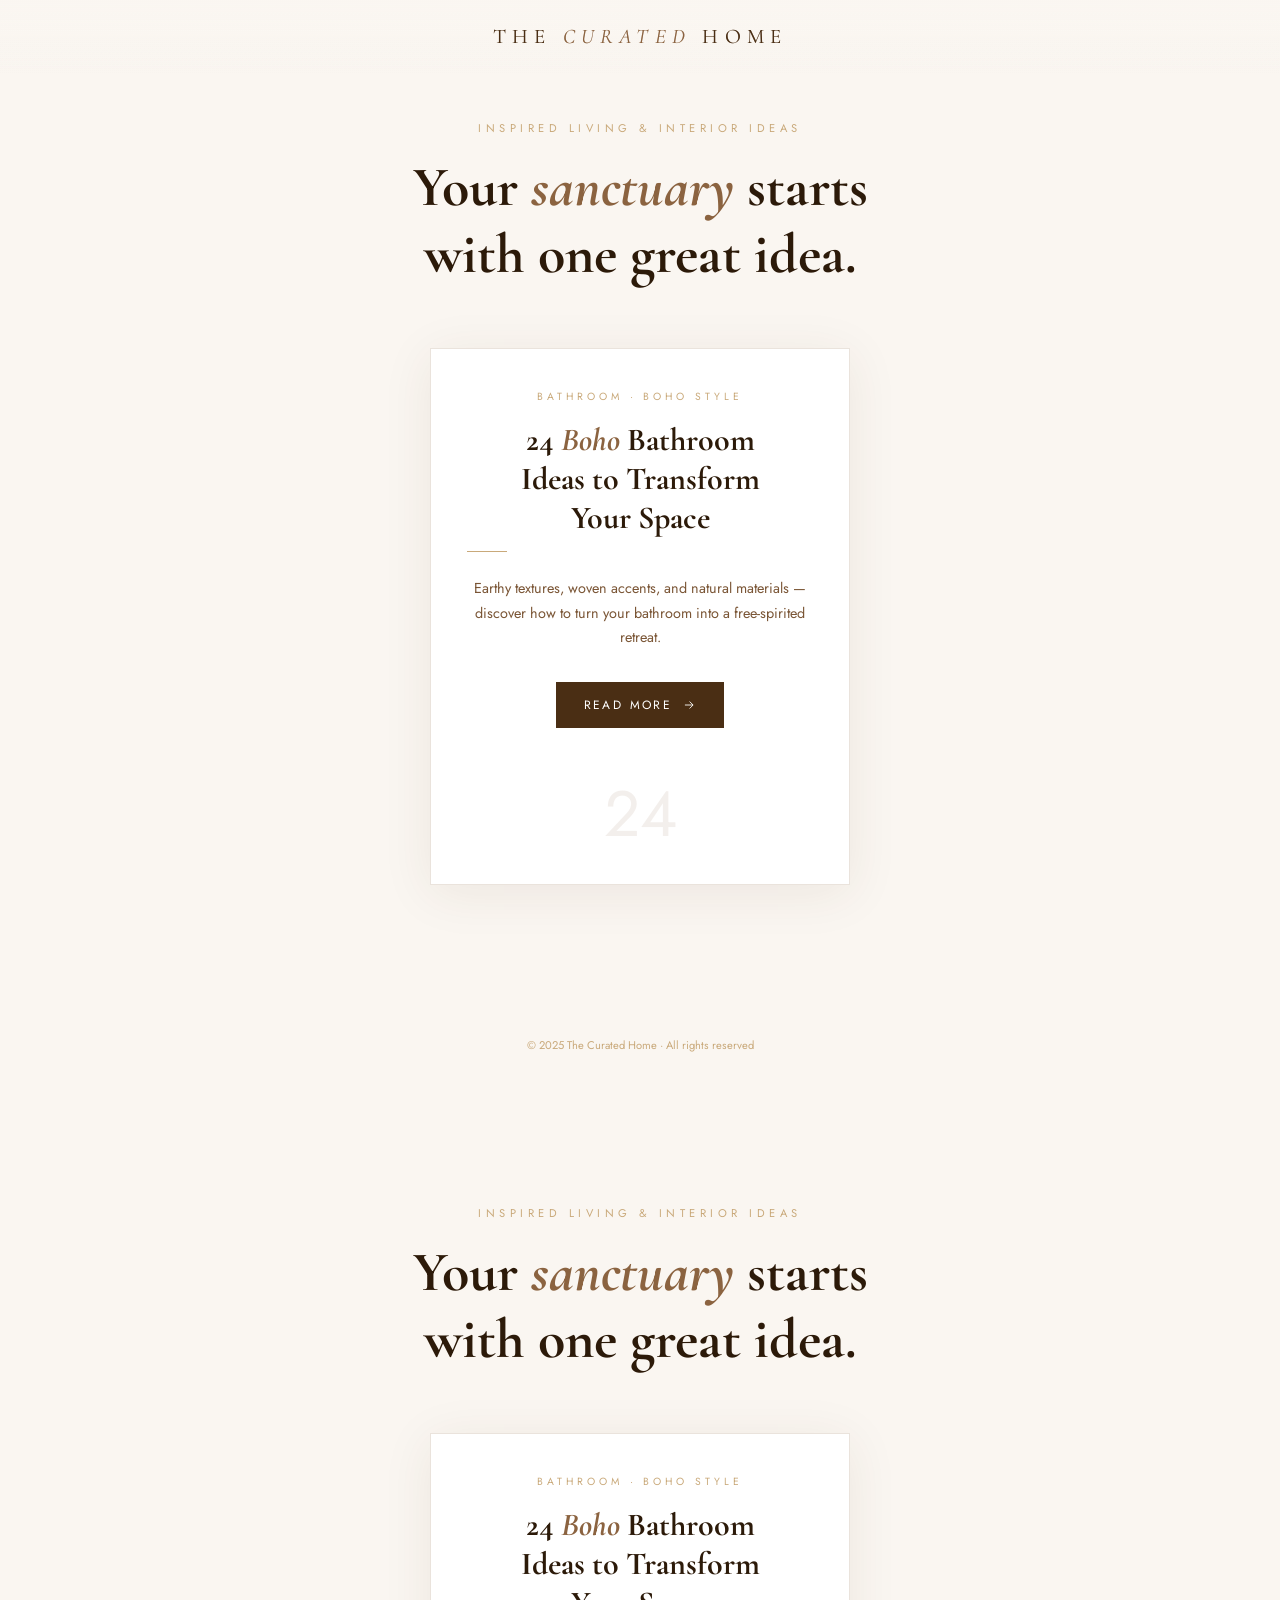
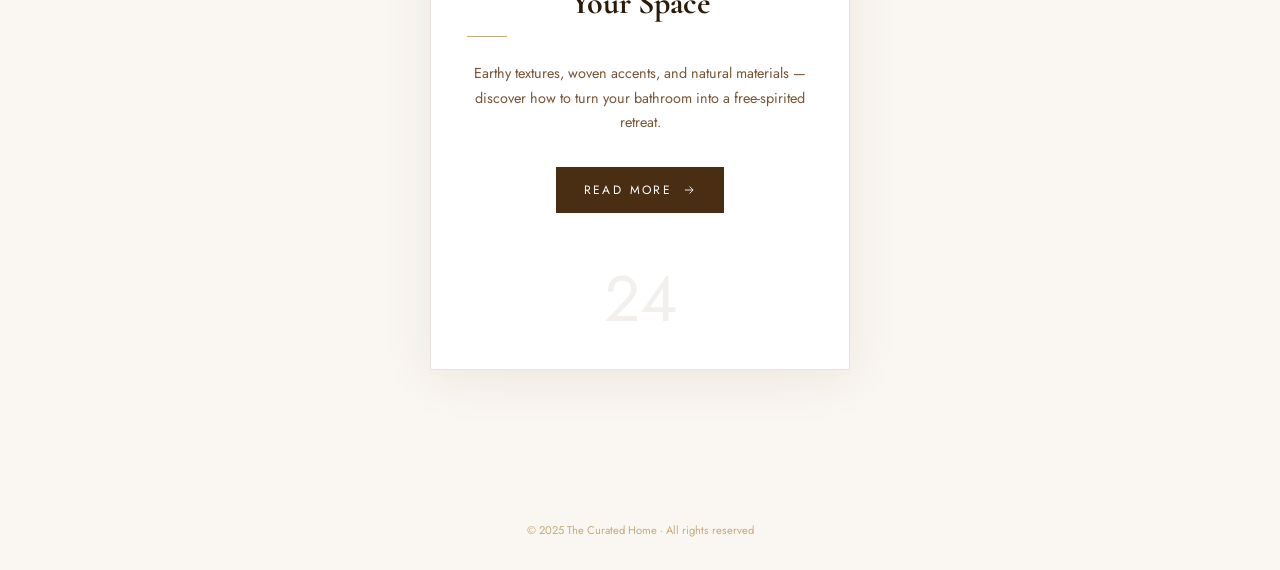
<file: index.html>
<!DOCTYPE html>
<html lang="en">
<head>
  <meta charset="UTF-8" />
  <meta name="viewport" content="width=device-width, initial-scale=1.0" />
  <title>The Curated Home</title>

  <link rel="stylesheet" href="style.css" />

  <link href="https://fonts.googleapis.com/css2?family=Cormorant+Garamond:ital,wght@0,300;0,400;0,600;1,300;1,400;1,600&family=Jost:wght@200;300;400&display=swap" rel="stylesheet" />
</head>
<body>

<div class="page active" id="page-home">

  <header>
    <div class="logo">The <span>Curated</span> Home</div>
  </header>

  <section class="hero">

    <p class="hero-eyebrow">
      Inspired living & interior ideas
    </p>

    <h1 class="hero-title">
      Your <em>sanctuary</em> starts<br>
      with one great idea.
    </h1>

    <div class="card-wrap">

      <article class="card">

        <div class="card-inner">

          <span class="card-tag">
            Bathroom · Boho Style
          </span>

          <h2 class="card-heading">
            24 <em>Boho</em> Bathroom<br>
            Ideas to Transform<br>
            Your Space
          </h2>

          <div class="card-divider"></div>

          <p class="card-desc">
            Earthy textures, woven accents, and natural materials —
            discover how to turn your bathroom into a free-spirited retreat.
          </p>

          <a href="boho-bathroom.html" class="btn-read">
            Read More

            <svg viewBox="0 0 24 24">
              <line x1="5" x2="19" y1="12" y2="12"></line>
              <polyline points="13 6 19 12 13 18"></polyline>
            </svg>
          </a>

        </div>

        <div class="card-number">24</div>

      </article>

    </div>

  </section>

  <footer>
    © 2025 The Curated Home · All rights reserved
  </footer>

</div>

<script src="script.js"></script>

</body>
</html><!DOCTYPE html>
<html lang="en">
<head>
  <meta charset="UTF-8" />
  <meta name="viewport" content="width=device-width, initial-scale=1.0" />
  <title>The Curated Home</title>

  <link rel="stylesheet" href="style.css" />

  <link href="https://fonts.googleapis.com/css2?family=Cormorant+Garamond:ital,wght@0,300;0,400;0,600;1,300;1,400;1,600&family=Jost:wght@200;300;400&display=swap" rel="stylesheet" />
</head>
<body>

<div class="page active" id="page-home">

  <header>
    <div class="logo">The <span>Curated</span> Home</div>
  </header>

  <section class="hero">

    <p class="hero-eyebrow">
      Inspired living & interior ideas
    </p>

    <h1 class="hero-title">
      Your <em>sanctuary</em> starts<br>
      with one great idea.
    </h1>

    <div class="card-wrap">

      <article class="card">

        <div class="card-inner">

          <span class="card-tag">
            Bathroom · Boho Style
          </span>

          <h2 class="card-heading">
            24 <em>Boho</em> Bathroom<br>
            Ideas to Transform<br>
            Your Space
          </h2>

          <div class="card-divider"></div>

          <p class="card-desc">
            Earthy textures, woven accents, and natural materials —
            discover how to turn your bathroom into a free-spirited retreat.
          </p>

          <a href="boho-bathroom.html" class="btn-read">
            Read More

            <svg viewBox="0 0 24 24">
              <line x1="5" x2="19" y1="12" y2="12"></line>
              <polyline points="13 6 19 12 13 18"></polyline>
            </svg>
          </a>

        </div>

        <div class="card-number">24</div>

      </article>

    </div>

  </section>

  <footer>
    © 2025 The Curated Home · All rights reserved
  </footer>

</div>

<script src="script.js"></script>

</body>
</html>
</file>
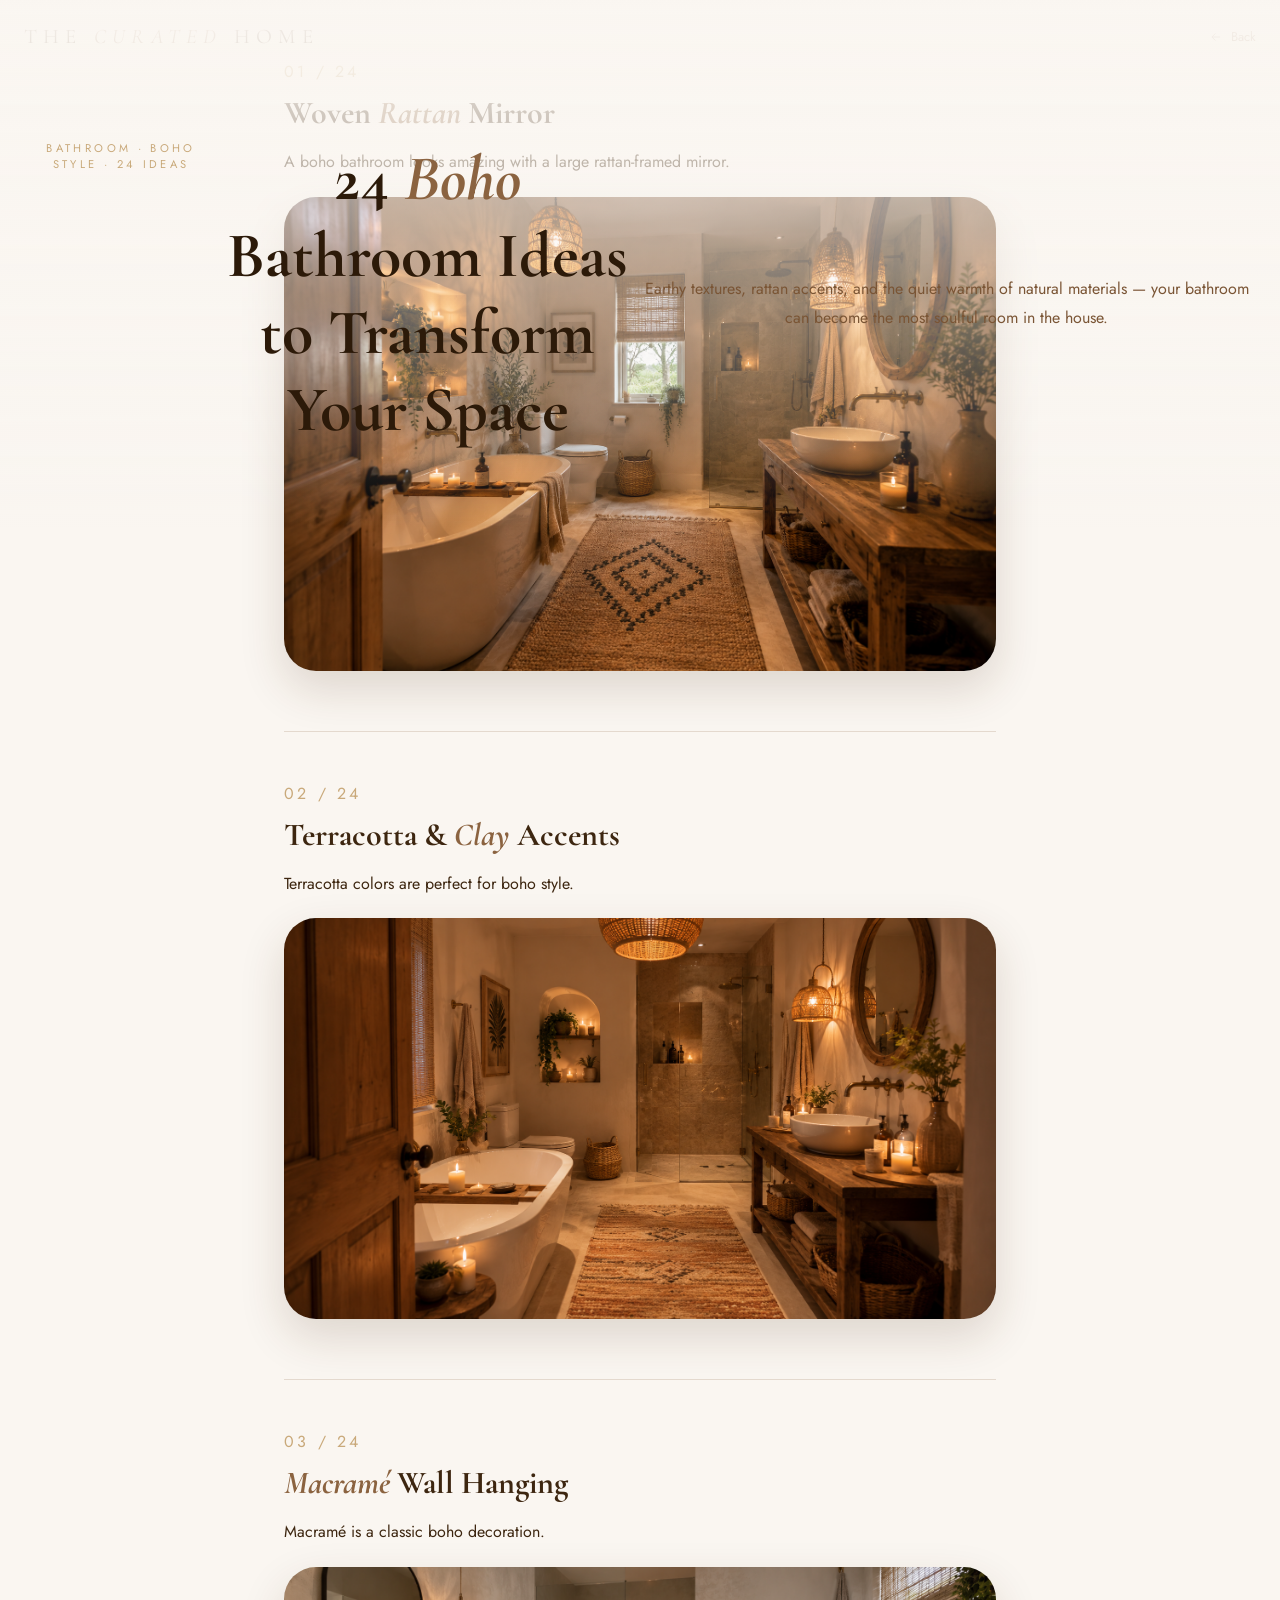
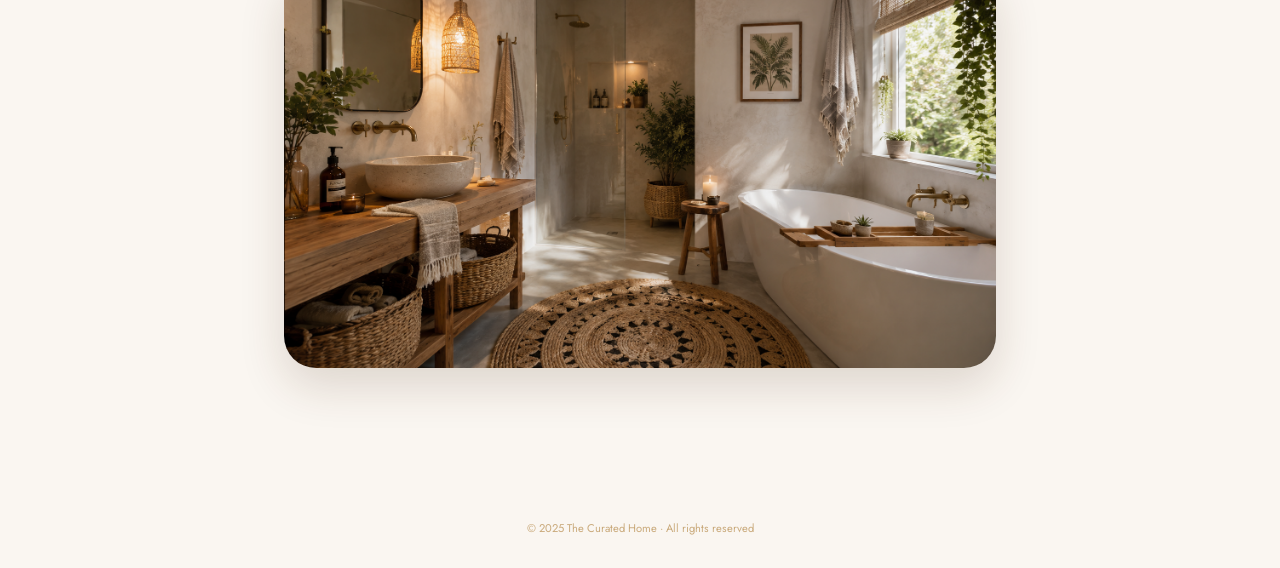
<file: boho-bathroom.html>
<!DOCTYPE html>
<html lang="en">
<head>
  <meta charset="UTF-8" />
  <meta name="viewport" content="width=device-width, initial-scale=1.0" />
  <title>24 Boho Bathroom Ideas</title>

  <link rel="stylesheet" href="style.css" />

  <link href="https://fonts.googleapis.com/css2?family=Cormorant+Garamond:wght@300;400;600&family=Jost:wght@300;400&display=swap" rel="stylesheet" />
</head>
<body>

<nav class="top-nav">

  <a href="index.html" class="logo-link">
    The <span>Curated</span> Home
  </a>

  <a href="index.html" class="back-btn">

    <svg viewBox="0 0 24 24">
      <line x1="19" x2="5" y1="12" y2="12"></line>
      <polyline points="11 18 5 12 11 6"></polyline>
    </svg>

    Back
  </a>

</nav>

<header class="article-hero">

  <p class="hero-tag">
    Bathroom · Boho Style · 24 Ideas
  </p>

  <h1 class="article-title">
    24 <em>Boho</em> Bathroom Ideas<br>
    to Transform Your Space
  </h1>

  <p class="hero-intro">
    Earthy textures, rattan accents, and the quiet warmth of natural materials —
    your bathroom can become the most soulful room in the house.
  </p>

</header>

<main class="article-body">

  <article class="idea">

    <span class="idea-number">01 / 24</span>

    <h2>
      Woven <em>Rattan</em> Mirror
    </h2>

    <p>
      A boho bathroom looks amazing with a large rattan-framed mirror.
    </p>

    <img src="boho1.png" class="idea-image" alt="Boho Bathroom">

  </article>

  <div class="idea-divider"></div>

  <article class="idea">

    <span class="idea-number">02 / 24</span>

    <h2>
      Terracotta &amp; <em>Clay</em> Accents
    </h2>

    <p>
      Terracotta colors are perfect for boho style.
    </p>

    <img src="boho2.png" class="idea-image" alt="Boho Bathroom">

  </article>

  <div class="idea-divider"></div>

  <article class="idea">

    <span class="idea-number">03 / 24</span>

    <h2>
      <em>Macramé</em> Wall Hanging
    </h2>

    <p>
      Macramé is a classic boho decoration.
    </p>

    <img src="boho3.png" class="idea-image" alt="Boho Bathroom">

  </article>

</main>

<footer>
  © 2025 The Curated Home · All rights reserved
</footer>

<script src="script.js"></script>

</body>
</html>
</file>
<file: style.css>
* {
  margin: 0;
  padding: 0;
  box-sizing: border-box;
}

:root {
  --cream: #faf6f1;
  --brown-light: #c9a97a;
  --brown-mid: #8b6340;
  --brown-dark: #4a2e14;
  --brown-deep: #2c1a09;
  --text-body: #3d2610;
  --text-muted: #7a5535;
}

body {
  background: var(--cream);
  color: var(--text-body);
  font-family: 'Jost', sans-serif;
  overflow-x: hidden;
}

/* HEADER */

header {
  position: fixed;
  top: 0;
  left: 0;
  right: 0;
  z-index: 100;
  display: flex;
  justify-content: center;
  padding: 24px;
  background: linear-gradient(to bottom, var(--cream), transparent);
}

.logo,
.logo-link {
  text-decoration: none;
  font-family: 'Cormorant Garamond', serif;
  font-size: 1.3rem;
  letter-spacing: 0.3em;
  text-transform: uppercase;
  color: var(--brown-dark);
}

.logo span,
.logo-link span {
  color: var(--brown-mid);
  font-style: italic;
}

/* NAV */

.top-nav {
  position: fixed;
  top: 0;
  left: 0;
  right: 0;
  z-index: 100;
  display: flex;
  justify-content: space-between;
  align-items: center;
  padding: 24px;
  background: linear-gradient(to bottom, var(--cream), transparent);
}

.back-btn {
  display: flex;
  align-items: center;
  gap: 8px;
  text-decoration: none;
  color: var(--brown-mid);
  font-size: 0.8rem;
}

.back-btn svg {
  width: 14px;
  height: 14px;
  stroke: currentColor;
  fill: none;
  stroke-width: 1.5;
}

/* HERO */

.hero {
  min-height: 100vh;
  display: flex;
  flex-direction: column;
  justify-content: center;
  align-items: center;
  padding: 120px 24px;
  text-align: center;
}

.hero-eyebrow {
  font-size: 0.7rem;
  letter-spacing: 0.4em;
  text-transform: uppercase;
  color: var(--brown-light);
  margin-bottom: 18px;
}

.hero-title {
  font-family: 'Cormorant Garamond', serif;
  font-size: clamp(2rem, 5vw, 3.5rem);
  color: var(--brown-deep);
  margin-bottom: 60px;
  line-height: 1.2;
}

.hero-title em {
  color: var(--brown-mid);
}

/* CARD */

.card {
  background: white;
  width: min(420px, 90vw);
  box-shadow: 0 8px 48px rgba(74,46,20,0.08);
  border: 1px solid rgba(139,99,64,0.18);
}

.card-inner {
  padding: 40px 36px;
}

.card-tag {
  font-size: 0.65rem;
  letter-spacing: 0.38em;
  text-transform: uppercase;
  color: var(--brown-light);
  margin-bottom: 16px;
  display: block;
}

.card-heading {
  font-family: 'Cormorant Garamond', serif;
  font-size: 2rem;
  color: var(--brown-deep);
  margin-bottom: 14px;
}

.card-heading em {
  color: var(--brown-mid);
}

.card-desc {
  font-size: 0.9rem;
  line-height: 1.7;
  color: var(--text-muted);
  margin-bottom: 32px;
}

.card-divider {
  width: 40px;
  height: 1px;
  background: var(--brown-light);
  margin-bottom: 24px;
}

.btn-read {
  display: inline-flex;
  align-items: center;
  gap: 10px;
  background: var(--brown-dark);
  color: white;
  padding: 14px 28px;
  text-decoration: none;
  text-transform: uppercase;
  letter-spacing: 0.2em;
  font-size: 0.75rem;
}

.btn-read svg {
  width: 14px;
  height: 14px;
  stroke: currentColor;
  fill: none;
  stroke-width: 1.5;
}

.card-number {
  font-size: 4rem;
  color: rgba(139,99,64,0.1);
  padding: 0 24px 24px;
}

/* ARTICLE */

.article-hero {
  padding: 140px 24px 60px;
  text-align: center;
}

.hero-tag {
  font-size: 0.7rem;
  letter-spacing: 0.3em;
  text-transform: uppercase;
  color: var(--brown-light);
  margin-bottom: 18px;
}

.article-title {
  font-family: 'Cormorant Garamond', serif;
  font-size: clamp(2rem, 6vw, 4rem);
  color: var(--brown-deep);
  margin-bottom: 20px;
}

.article-title em {
  color: var(--brown-mid);
}

.hero-intro {
  max-width: 700px;
  margin: auto;
  color: var(--text-muted);
  line-height: 1.8;
}

.article-body {
  max-width: 760px;
  margin: auto;
  padding: 60px 24px;
}

.idea {
  margin-bottom: 60px;
}

.idea-number {
  display: block;
  margin-bottom: 10px;
  color: var(--brown-light);
  letter-spacing: 0.2em;
}

.idea h2 {
  font-family: 'Cormorant Garamond', serif;
  font-size: 2rem;
  margin-bottom: 16px;
}

.idea h2 em {
  color: var(--brown-mid);
}

.idea p {
  line-height: 1.8;
  margin-bottom: 20px;
}

.idea-image {
  width: 100%;
  border-radius: 32px;
  display: block;
  box-shadow: 0 18px 45px rgba(74,46,20,0.16);
}

.idea-divider {
  height: 1px;
  background: rgba(139,99,64,0.2);
  margin: 50px 0;
}

/* FOOTER */

footer {
  text-align: center;
  padding: 32px 24px;
  color: var(--brown-light);
  font-size: 0.7rem;
}
</file>
